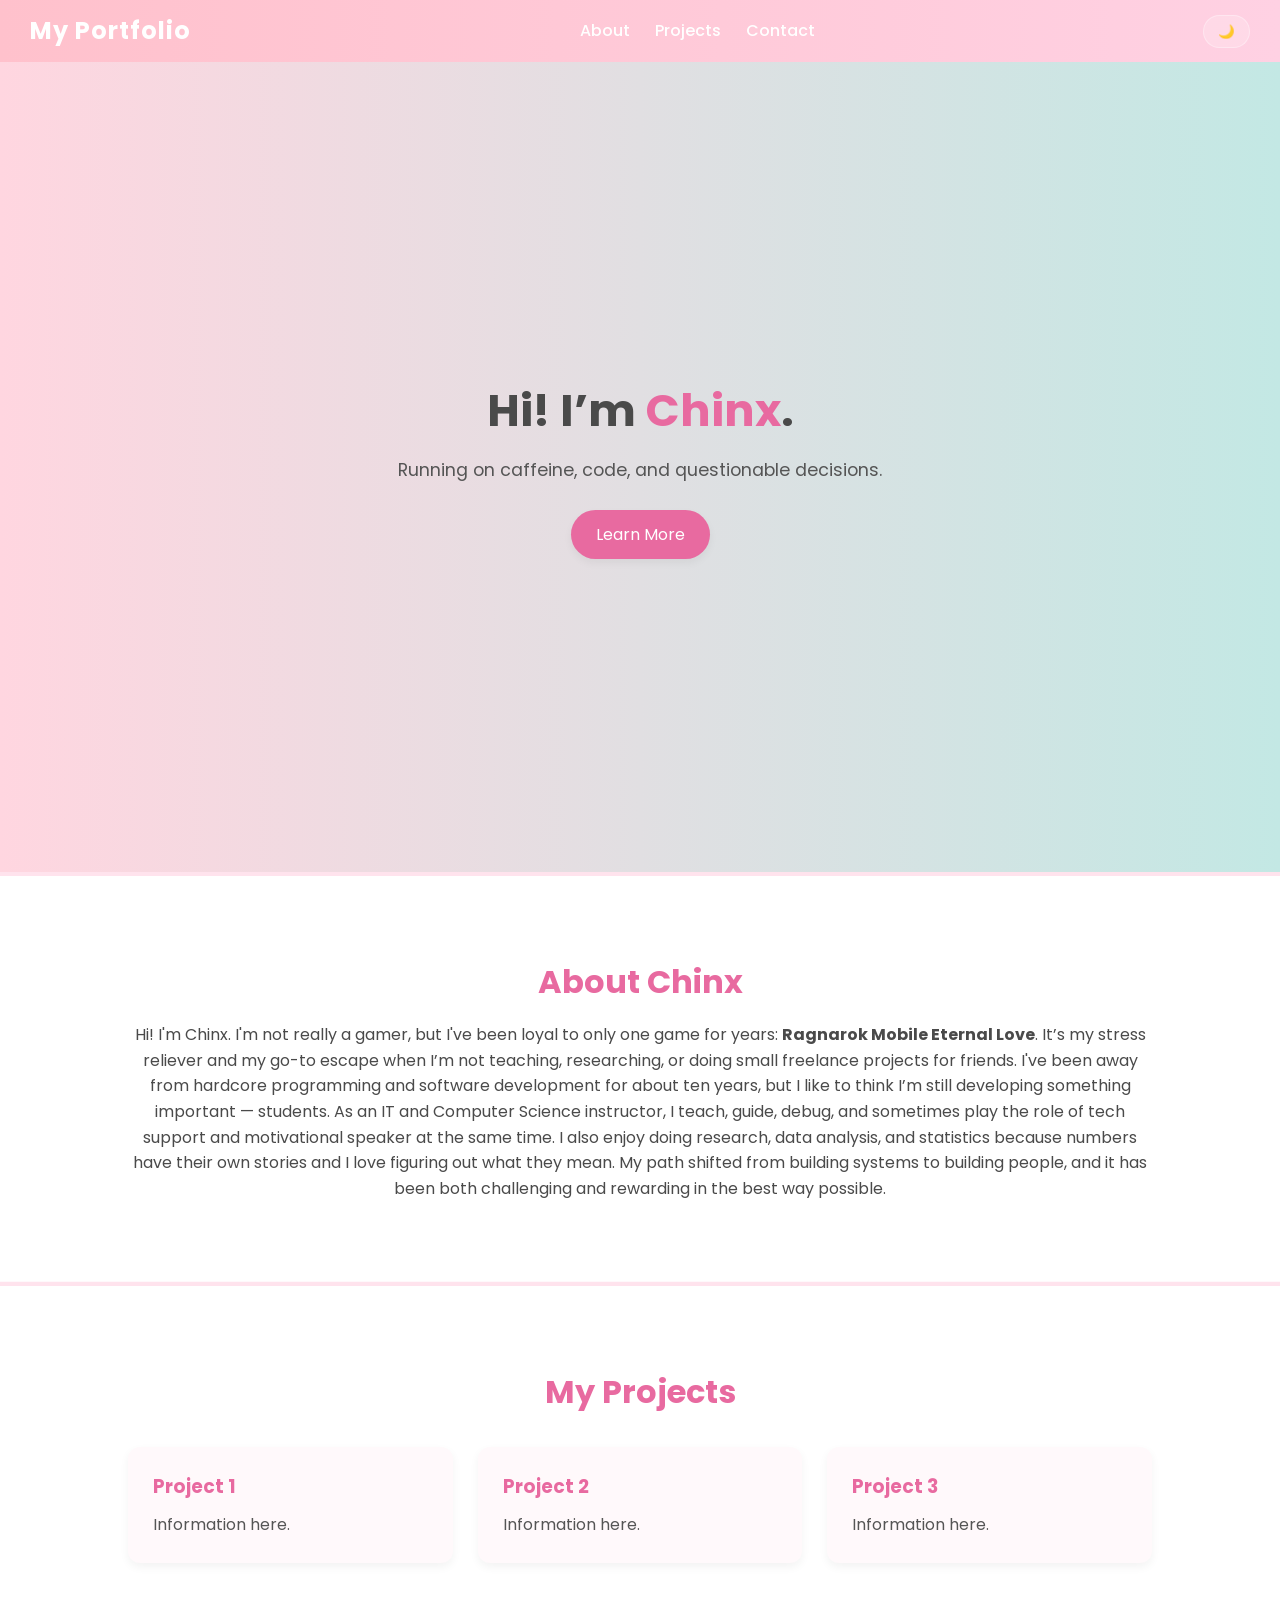
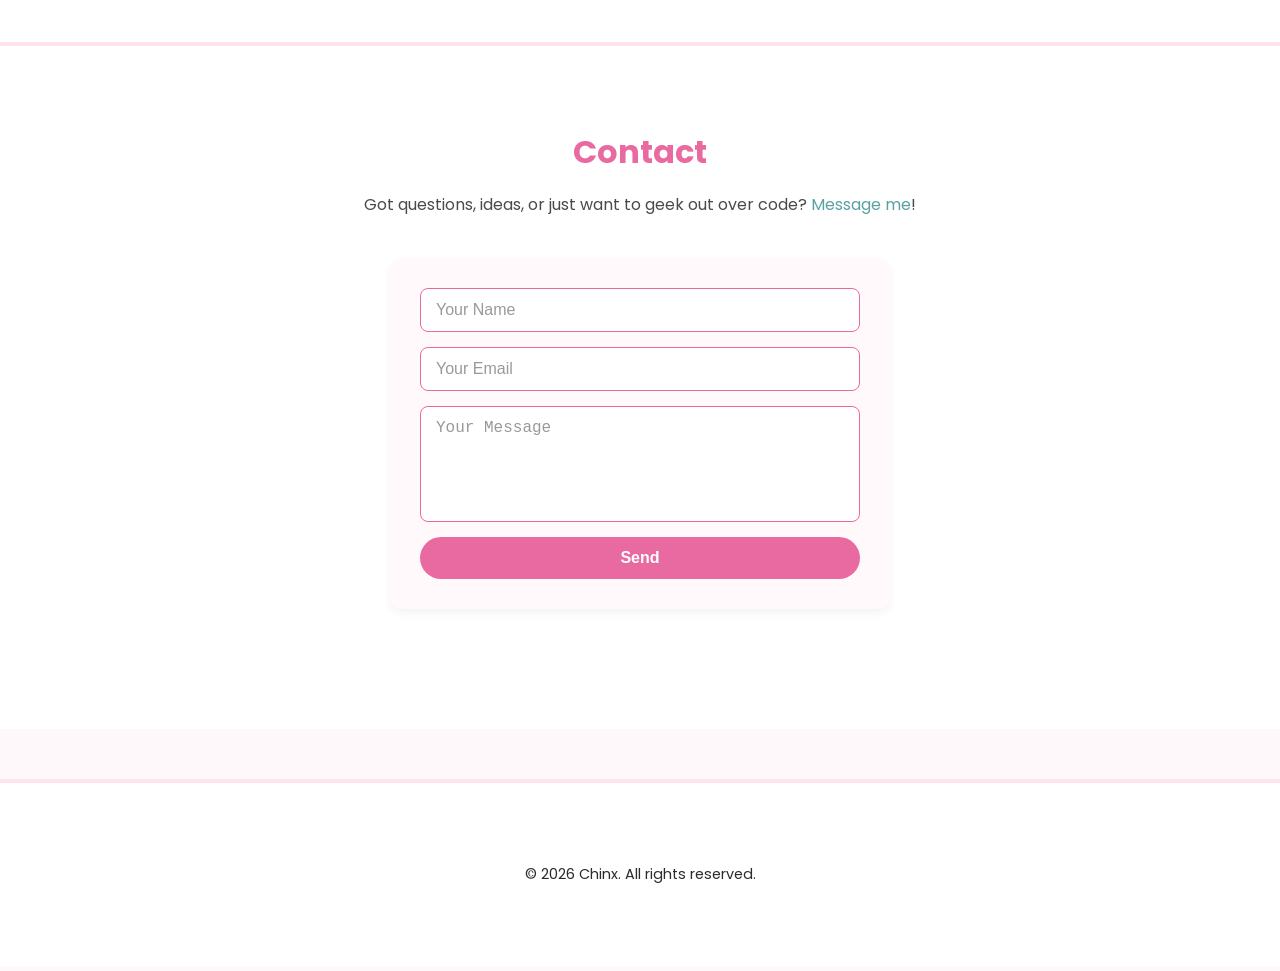
<file: index.html>
<!DOCTYPE html>
<html lang="en">
<head>
  <meta charset="utf-8" />
  <meta name="viewport" content="width=device-width, initial-scale=1" />
  <title>Chinx • Portfolio</title>
  <link rel="stylesheet" href="style.css" />
  <script src="script.js"></script>

  <!-- Optional: Google Fonts for a softer aesthetic -->
  <link href="https://fonts.googleapis.com/css2?family=Poppins:wght@400;500;600;700&display=swap" rel="stylesheet">
</head>
<body>

  <!-- Navbar -->
  <nav class="navbar">
    <h1 class="brand">My Portfolio</h1>
    <ul class="nav-links">
      <li><a href="#about">About</a></li>
      <li><a href="#projects">Projects</a></li>
      <li><a href="#contact">Contact</a></li>
    </ul>
    <button id="themeToggle" class="theme-btn" aria-label="Toggle light and dark theme">🌙</button>
  </nav>

  <main id="main">
    <!-- Hero -->
    <section id="hero" class="hero fade-in">
      <div class="hero-content">
        <h1 id="hero-title">Hi! I’m <span class="accent">Chinx</span>.</h1>
        <p>Running on caffeine, code, and questionable decisions.</p>
        <a href="#about" class="btn">Learn More</a>
      </div>
    </section>

    <!-- About -->
    <section id="about" class="section fade-in">
      <h2 id="about-title">About Chinx</h2>
      <p>
        Hi! I'm Chinx. I'm not really a gamer, but I've been loyal to only one game for years:
        <strong>Ragnarok Mobile Eternal Love</strong>. It’s my stress reliever and my go-to escape when I’m not teaching,
        researching, or doing small freelance projects for friends. I've been away from hardcore programming and software
        development for about ten years, but I like to think I’m still developing something important — students.
        As an IT and Computer Science instructor, I teach, guide, debug, and sometimes play the role of tech support and
        motivational speaker at the same time. I also enjoy doing research, data analysis, and statistics because numbers
        have their own stories and I love figuring out what they mean. My path shifted from building systems to building
        people, and it has been both challenging and rewarding in the best way possible.
      </p>
    </section>

    <!-- Projects -->
    <section id="projects" class="section fade-in">
      <h2>My Projects</h2>
      <div class="projects-grid">
        <div class="project-card">
          <h3>Project 1</h3>
          <p>Information here.</p>
        </div>
        <div class="project-card">
          <h3>Project 2</h3>
          <p>Information here.</p>
        </div>
        <div class="project-card">
          <h3>Project 3</h3>
          <p>Information here.</p>
        </div>
      </div>
    </section>

    <!-- Contact -->
    <section id="contact" class="section fade-in">
      <h2 id="contact-title">Contact</h2>
      <p>Got questions, ideas, or just want to geek out over code? 
        <a href="mailto:chinx026@gmail.com">Message me</a>!</p>

      <form id="contactForm">
        <input type="text" placeholder="Your Name" required />
        <input type="email" placeholder="Your Email" required />
        <textarea placeholder="Your Message" rows="5" required></textarea>
        <button type="submit">Send</button>
      </form>
    </section>
  </main>

  <!-- Footer -->
  <footer class="section fade-in">
    <p>&copy; <span id="year"></span> Chinx. All rights reserved.</p>
  </footer>

  <!-- Scripts -->
  <script>
    // Display current year in footer
    document.getElementById('year').textContent = new Date().getFullYear();

    // Fade-in animation on scroll
    const faders = document.querySelectorAll('.fade-in');
    window.addEventListener('scroll', () => {
      faders.forEach(el => {
        const rect = el.getBoundingClientRect();
        if (rect.top < window.innerHeight - 100) el.classList.add('show');
      });
    });

    // Theme toggle (light/dark)
    const toggleBtn = document.getElementById('themeToggle');
    toggleBtn.addEventListener('click', () => {
      document.body.classList.toggle('dark-theme');
      toggleBtn.textContent = document.body.classList.contains('dark-theme') ? '☀️' : '🌙';
    });
  </script>
</body>
<script>
  // Apply saved theme on load
  const savedTheme = localStorage.getItem('theme'); // 'dark' | 'light' | null
  if (savedTheme === 'dark') document.body.classList.add('dark');

  // Button label/icon
  const themeBtn = document.getElementById('themeToggle');
  function updateThemeButton() {
    const dark = document.body.classList.contains('dark');
    themeBtn.textContent = dark ? 'Light' : 'Dark';
  }
  updateThemeButton();

  // Toggle + persist
  themeBtn.addEventListener('click', () => {
    document.body.classList.toggle('dark');
    const dark = document.body.classList.contains('dark');
    localStorage.setItem('theme', dark ? 'dark' : 'light');
    updateThemeButton();
  });
</script>
</html>
</file>
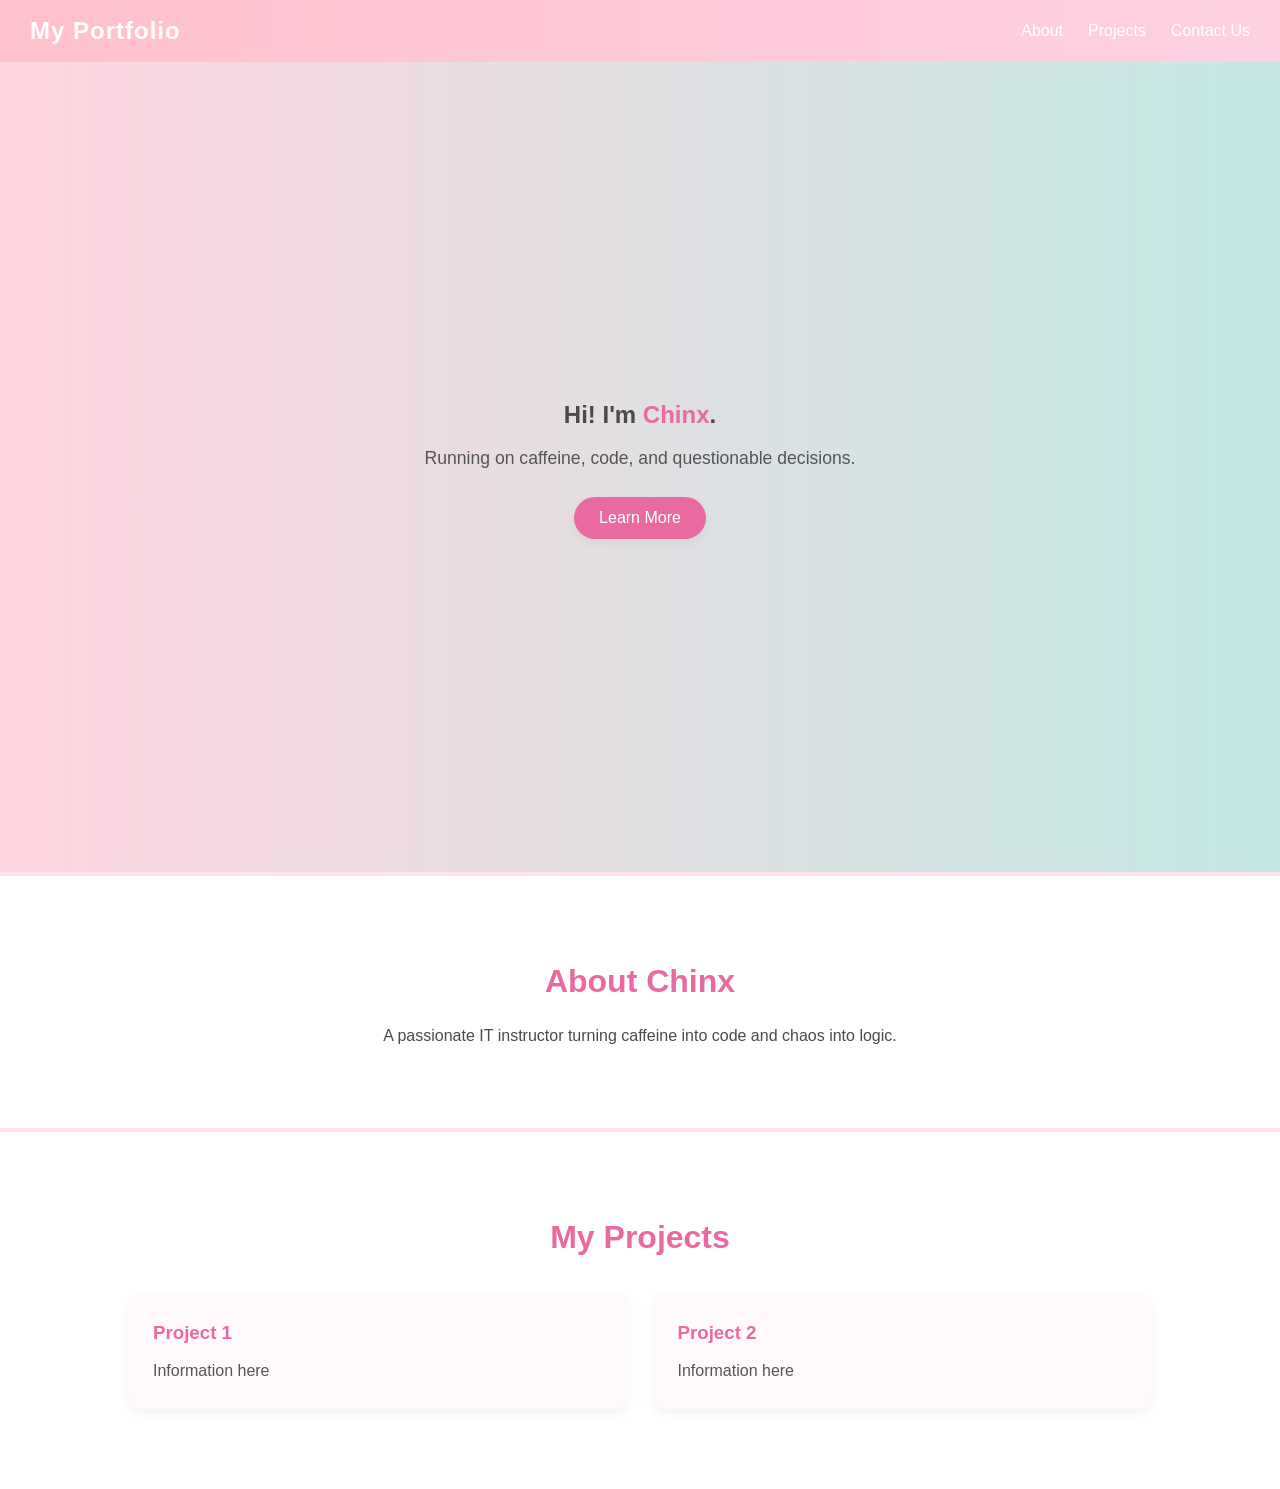
<file: index_.html>
<!DOCTYPE html>
<html lang="en">
<head>
	<meta charset="UTF-8">
	<meta name="viewport" content="width=device-width, initial-scale=1.0">
	<title>My Portfolio</title>
	<link rel="stylesheet" href="style.css">
</head>
<body>
	<nav class="navbar">
		<h1 class="brand">My Portfolio</h1>
			<ul class="nav-links">
				<li><a href="#about">About</a></li>
				<li><a href="#projects">Projects</a></li>
				<li><a href="#contact">Contact Us</a></li>
			</ul>
	</nav>
<!-- Hero -->
<section class="hero">
	<div class="hero-content">
		<h2>Hi! I'm <span class="accent">Chinx</span>.</h2>
		<p>Running on caffeine, code, and questionable decisions.</p>
		<button>Learn More</button>
	</div>
</section>
<!-- About -->
<section id="about" class="section">
	<h2>About Chinx</h2>
	<p>A passionate IT instructor turning caffeine into code and chaos into logic.</p>
</section>
<!--Projects-->
<section id="projects" class="section">
	<h2>My Projects</h2>
	<div class="project-grid">
		<div class="project-card">
			<h3>Project 1</h3>
			<p>Information here</p>
		</div>
		<div class="project-card">
			<h3>Project 2</h3>
			<p>Information here</p>
		</div>
	</div>
</section>
</body>
</html>
</file>
<file: style.css>
/* Reset */
* {
  margin: 0;
  padding: 0;
  box-sizing: border-box;
}

/* Color Variables */
:root {
  --bg-color: #FFF8FB;      /* blush */
  --text-color: #4A4A4A;
  --muted-text: #555;
  --accent-color: #E86AA0;  /* rose */
  --accent-hover: #FF8FB1;  /* light rose */
  --link-color: #5aa1a1;    /* calm teal for links in sections */
  --navbar-grad-start: #FFC1CC;
  --navbar-grad-end:   #FFD1E3;
  --hero-grad-start:   #FFD6E0;
  --hero-grad-end:     #C3E8E4;
  --card-bg: #FFF9FB;
  --panel-bg: #FFFFFF;
  --border-subtle: #FFE3ED;
  --shadow-1: rgba(0,0,0,0.05);
  --shadow-2: rgba(0,0,0,0.10);
}

/* Dark mode variables (use body.dark) */
body.dark {
  --bg-color: #121212;
  --text-color: #F1F1F1;
  --muted-text: #D0D0D0;
  --accent-color: #ff9ac0;
  --accent-hover: #ffb0cf;
  --link-color: #8ad7d7;
  --navbar-grad-start: #2a2a2a;
  --navbar-grad-end:   #3a2f3a;
  --hero-grad-start:   #352a33;
  --hero-grad-end:     #1f2e30;
  --card-bg: #1e1e1e;
  --panel-bg: #1a1a1a;
  --border-subtle: #2a2a2a;
  --shadow-1: rgba(0,0,0,0.30);
  --shadow-2: rgba(0,0,0,0.45);
}

/* Base */
body {
  font-family: "Poppins", Arial, sans-serif;
  line-height: 1.6;
  background-color: var(--bg-color);
  color: var(--text-color);
}

/* NAVBAR */
.navbar {
  display: flex;
  justify-content: space-between;
  align-items: center;
  padding: 12px 30px;
  background: linear-gradient(to right, var(--navbar-grad-start), var(--navbar-grad-end));
  color: #fff;
  box-shadow: 0 2px 6px var(--shadow-2);
}

.brand {
  font-size: 1.5rem;
  color: #fff;
  font-weight: 700;
  letter-spacing: 1px;
}

.nav-links {
  list-style: none;
  display: flex;
  gap: 25px;
  margin: 0;
}

.nav-links a {
  color: #fff;
  text-decoration: none;
  font-weight: 500;
  transition: color 0.25s ease;
}

.nav-links a:hover,
.nav-links a:focus-visible {
  color: #FFF5BA;
  outline: none;
}

/* Optional theme button style */
.theme-btn {
  background: rgba(255,255,255,0.2);
  color: #fff;
  border: 1px solid rgba(255,255,255,0.35);
  padding: 8px 14px;
  border-radius: 999px;
  cursor: pointer;
  transition: background 0.25s ease, transform 0.2s ease;
}
.theme-btn:hover,
.theme-btn:focus-visible {
  background: rgba(255,255,255,0.3);
  transform: translateY(-1px);
  outline: none;
}

/* HERO */
.hero {
  min-height: 90vh;
  display: flex;
  justify-content: center;
  align-items: center;
  background: linear-gradient(to right, var(--hero-grad-start), var(--hero-grad-end));
  text-align: center;
  color: var(--text-color);
  padding: 20px;
}

.hero-content h1 {
  font-size: 2.8rem;
  color: var(--text-color);
}

.accent {
  color: var(--accent-color);
}

.hero-content p {
  font-size: 1.1rem;
  margin: 10px 0 25px;
  color: var(--muted-text);
}

.hero-content .btn,
.hero-content button {
  background-color: var(--accent-color);
  color: #fff;
  border: none;
  border-radius: 30px;
  padding: 12px 25px;
  font-size: 1rem;
  cursor: pointer;
  transition: transform 0.25s ease, background-color 0.25s ease, box-shadow 0.25s ease;
  box-shadow: 0 4px 8px var(--shadow-1);
  text-decoration: none;
  display: inline-block;
}
.hero-content .btn:hover,
.hero-content button:hover,
.hero-content .btn:focus-visible,
.hero-content button:focus-visible {
  background-color: var(--accent-hover);
  transform: translateY(-1px) scale(1.03);
  box-shadow: 0 8px 16px var(--shadow-2);
  outline: none;
}

/* SECTIONS */
.section {
  padding: 80px 10%;
  text-align: center;
  background-color: var(--panel-bg);
  border-top: 4px solid var(--border-subtle);
}

.section h2 {
  color: var(--accent-color);
  font-size: 2rem;
  margin-bottom: 15px;
}
.section a {
  color: var(--link-color);
  text-decoration: none;
}
.section a:hover,
.section a:focus-visible {
  text-decoration: underline;
  outline: none;
}

/* PROJECT GRID */
.project-grid,
.projects-grid { /* support either class name */
  display: grid;
  grid-template-columns: repeat(auto-fit, minmax(250px, 1fr));
  gap: 25px;
  margin-top: 30px;
}

.project-card {
  background: var(--card-bg);
  padding: 25px;
  border-radius: 12px;
  box-shadow: 0 4px 10px var(--shadow-1);
  transition: transform 0.25s ease, box-shadow 0.25s ease;
  text-align: left;
}
.project-card:hover,
.project-card:focus-within {
  transform: translateY(-6px);
  box-shadow: 0 8px 20px var(--shadow-2);
}
.project-card h3 {
  color: var(--accent-color);
  margin-bottom: 10px;
}
.project-card p {
  color: var(--muted-text);
}

/* CONTACT */
form {
  display: flex;
  flex-direction: column;
  gap: 15px;
  max-width: 500px;
  margin: 40px auto;
  background: var(--card-bg);
  padding: 30px;
  border-radius: 12px;
  box-shadow: 0 4px 10px var(--shadow-1);
}

form input,
form textarea {
  padding: 12px 15px;
  border: 1.5px solid var(--accent-color);
  border-radius: 8px;
  font-size: 1rem;
  color: var(--text-color);
  background-color: #FFFFFF;
  transition: border-color 0.25s ease, box-shadow 0.25s ease, background-color 0.25s ease;
}

/* lock textarea size only on textarea */
form textarea { resize: none; }

form input::placeholder,
form textarea::placeholder {
  color: #999;
}

form input:focus,
form textarea:focus {
  outline: none;
  border-color: var(--accent-hover);
  box-shadow: 0 0 5px rgba(232, 106, 160, 0.35);
}

form button {
  background-color: var(--accent-color);
  color: #FFF;
  border: none;
  border-radius: 25px;
  padding: 12px 20px;
  font-size: 1rem;
  font-weight: 600;
  cursor: pointer;
  transition: transform 0.25s ease, background-color 0.25s ease, box-shadow 0.25s ease;
}
form button:hover,
form button:focus-visible {
  background-color: var(--accent-hover);
  transform: translateY(-1px) scale(1.03);
  box-shadow: 0 4px 10px rgba(255, 143, 177, 0.4);
  outline: none;
}

/* FOOTER */
footer {
  background: var(--navbar-grad-start);
  color: #2c2b2b;
  text-align: center;
  padding: 20px 0;
  font-size: 0.9rem;
  margin-top: 50px;
  border-top: 1px solid var(--border-subtle);
}

/* Fade-in */
.fade-in {
  opacity: 0;
  transform: translateY(40px);
  transition: opacity 0.9s cubic-bezier(0.25, 0.1, 0.25, 1), 
              transform 0.9s cubic-bezier(0.25, 0.1, 0.25, 1);
  will-change: opacity, transform;
}
.fade-in.show {
  opacity: 1;
  transform: translateY(0);
}

/* Reduce motion preference */
@media (prefers-reduced-motion: reduce) {
  .fade-in,
  .project-card,
  .hero-content .btn,
  .theme-btn {
    transition: none;
  }
}
</file>
